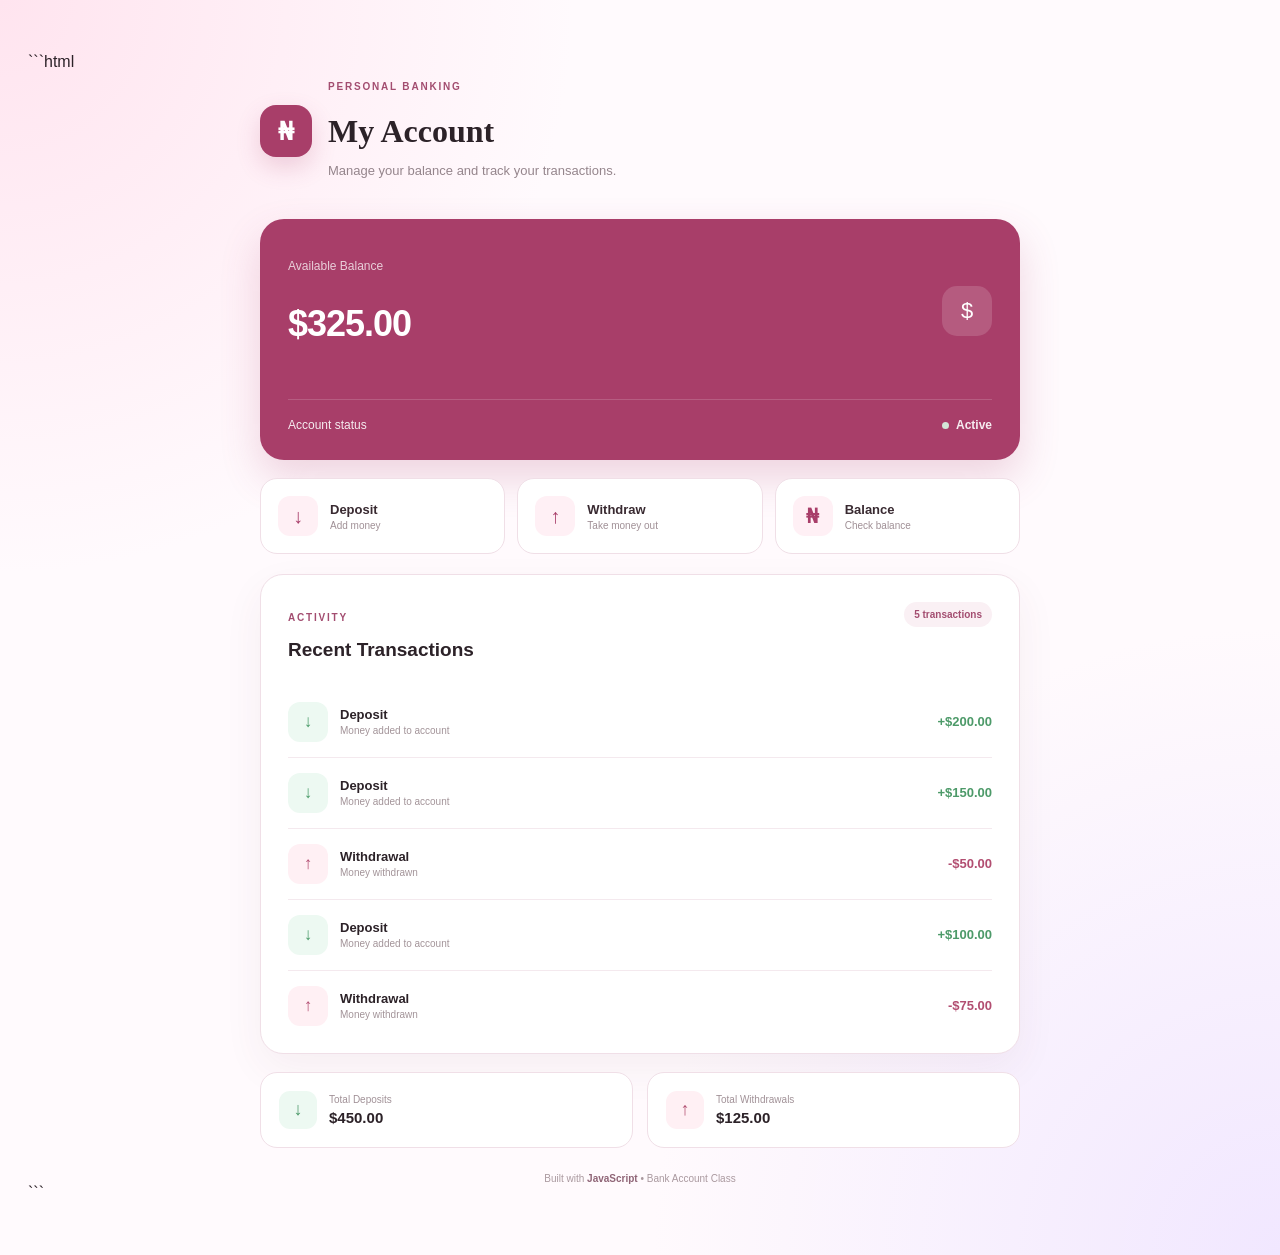
<file: Bank Account Management Program/index.html>
```html
<!DOCTYPE html>
<html lang="en">
<head>
  <meta charset="UTF-8">
  <meta name="viewport" content="width=device-width, initial-scale=1.0">

  <title>Bank Account Dashboard</title>

  <link rel="stylesheet" href="style.css">
</head>

<body>

  <main class="container">

    <!-- Header -->
    <header class="header">
      <div class="logo">₦</div>

      <div>
        <p class="eyebrow">PERSONAL BANKING</p>
        <h1>My Account</h1>
        <p class="subtitle">
          Manage your balance and track your transactions.
        </p>
      </div>
    </header>


    <!-- Balance Card -->
    <section class="balance-card">

      <div class="balance-top">
        <div>
          <p>Available Balance</p>
          <h2>$325.00</h2>
        </div>

        <div class="balance-icon">
          $
        </div>
      </div>

      <div class="balance-bottom">
        <span>Account status</span>
        <strong>
          <span class="status-dot"></span>
          Active
        </strong>
      </div>

    </section>


    <!-- Quick Actions -->
    <section class="actions">

      <button class="action-card">
        <span class="action-icon deposit-icon">↓</span>

        <span>
          <strong>Deposit</strong>
          <small>Add money</small>
        </span>
      </button>


      <button class="action-card">
        <span class="action-icon withdraw-icon">↑</span>

        <span>
          <strong>Withdraw</strong>
          <small>Take money out</small>
        </span>
      </button>


      <button class="action-card">
        <span class="action-icon balance-icon-small">₦</span>

        <span>
          <strong>Balance</strong>
          <small>Check balance</small>
        </span>
      </button>

    </section>


    <!-- Transactions -->
    <section class="transactions-card">

      <div class="section-header">
        <div>
          <p class="eyebrow">ACTIVITY</p>
          <h2>Recent Transactions</h2>
        </div>

        <span class="transaction-count">5 transactions</span>
      </div>


      <div class="transaction-list">

        <!-- Transaction 1 -->
        <article class="transaction">
          <div class="transaction-info">

            <div class="transaction-icon deposit">
              ↓
            </div>

            <div>
              <strong>Deposit</strong>
              <small>Money added to account</small>
            </div>
          </div>

          <span class="amount positive">
            +$200.00
          </span>
        </article>


        <!-- Transaction 2 -->
        <article class="transaction">
          <div class="transaction-info">

            <div class="transaction-icon deposit">
              ↓
            </div>

            <div>
              <strong>Deposit</strong>
              <small>Money added to account</small>
            </div>
          </div>

          <span class="amount positive">
            +$150.00
          </span>
        </article>


        <!-- Transaction 3 -->
        <article class="transaction">
          <div class="transaction-info">

            <div class="transaction-icon withdrawal">
              ↑
            </div>

            <div>
              <strong>Withdrawal</strong>
              <small>Money withdrawn</small>
            </div>
          </div>

          <span class="amount negative">
            -$50.00
          </span>
        </article>


        <!-- Transaction 4 -->
        <article class="transaction">
          <div class="transaction-info">

            <div class="transaction-icon deposit">
              ↓
            </div>

            <div>
              <strong>Deposit</strong>
              <small>Money added to account</small>
            </div>
          </div>

          <span class="amount positive">
            +$100.00
          </span>
        </article>


        <!-- Transaction 5 -->
        <article class="transaction">
          <div class="transaction-info">

            <div class="transaction-icon withdrawal">
              ↑
            </div>

            <div>
              <strong>Withdrawal</strong>
              <small>Money withdrawn</small>
            </div>
          </div>

          <span class="amount negative">
            -$75.00
          </span>
        </article>

      </div>

    </section>


    <!-- Summary -->
    <section class="summary">

      <div class="summary-card">
        <span class="summary-icon">↓</span>

        <div>
          <small>Total Deposits</small>
          <strong>$450.00</strong>
        </div>
      </div>


      <div class="summary-card">
        <span class="summary-icon withdrawal-summary">↑</span>

        <div>
          <small>Total Withdrawals</small>
          <strong>$125.00</strong>
        </div>
      </div>

    </section>


    <footer>
      Built with <strong>JavaScript</strong> • Bank Account Class
    </footer>

  </main>

  <script src="script.js"></script>

</body>
</html>
```
</file>
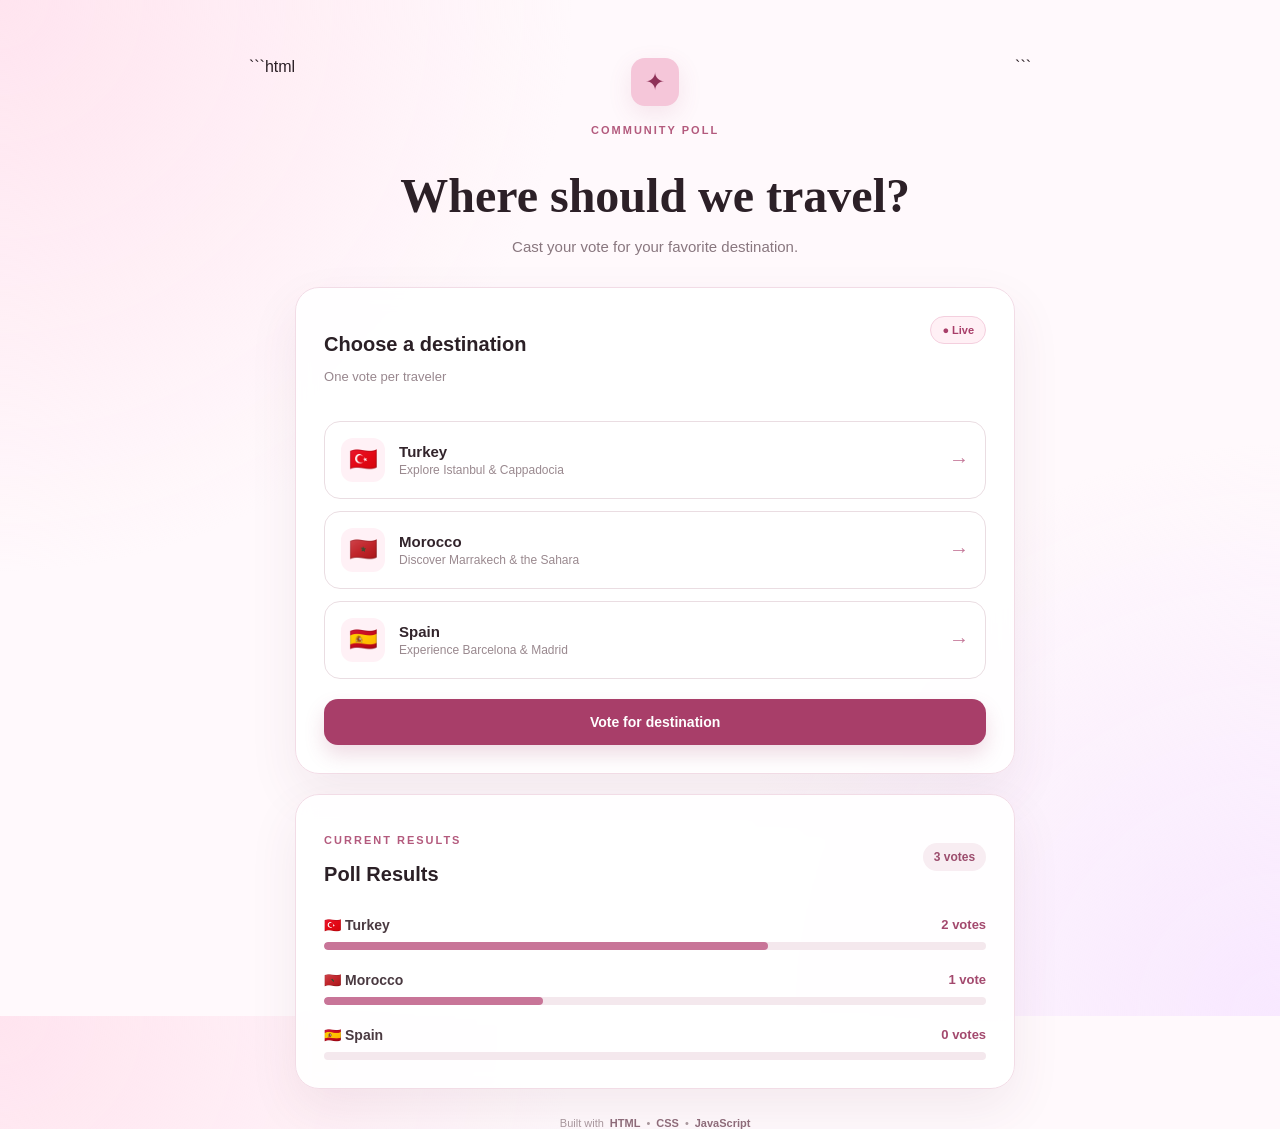
<file: Voting System/index.html>
```html
<!DOCTYPE html>
<html lang="en">
<head>
  <meta charset="UTF-8">
  <meta name="viewport" content="width=device-width, initial-scale=1.0">

  <title>Travel Destination Poll</title>

  <link rel="stylesheet" href="style.css">
</head>

<body>

  <main class="container">

    <!-- Header -->
    <header class="header">
      <div class="icon">✦</div>

      <p class="eyebrow">COMMUNITY POLL</p>

      <h1>Where should we travel?</h1>

      <p class="subtitle">
        Cast your vote for your favorite destination.
      </p>
    </header>


    <!-- Poll Card -->
    <section class="poll-card">

      <div class="card-header">
        <div>
          <h2>Choose a destination</h2>
          <p>One vote per traveler</p>
        </div>

        <span class="status">
          ● Live
        </span>
      </div>


      <!-- Options -->
      <div class="options">

        <button class="option">
          <span class="option-info">
            <span class="country-icon">🇹🇷</span>

            <span>
              <strong>Turkey</strong>
              <small>Explore Istanbul & Cappadocia</small>
            </span>
          </span>

          <span class="arrow">→</span>
        </button>


        <button class="option">
          <span class="option-info">
            <span class="country-icon">🇲🇦</span>

            <span>
              <strong>Morocco</strong>
              <small>Discover Marrakech & the Sahara</small>
            </span>
          </span>

          <span class="arrow">→</span>
        </button>


        <button class="option">
          <span class="option-info">
            <span class="country-icon">🇪🇸</span>

            <span>
              <strong>Spain</strong>
              <small>Experience Barcelona & Madrid</small>
            </span>
          </span>

          <span class="arrow">→</span>
        </button>

      </div>


      <button class="vote-button">
        Vote for destination
      </button>

    </section>


    <!-- Results -->
    <section class="results-card">

      <div class="results-header">
        <div>
          <p class="eyebrow">CURRENT RESULTS</p>
          <h2>Poll Results</h2>
        </div>

        <span class="vote-count">3 votes</span>
      </div>


      <div class="result">

        <div class="result-top">
          <span>🇹🇷 Turkey</span>
          <strong>2 votes</strong>
        </div>

        <div class="progress">
          <div class="progress-bar turkey"></div>
        </div>

      </div>


      <div class="result">

        <div class="result-top">
          <span>🇲🇦 Morocco</span>
          <strong>1 vote</strong>
        </div>

        <div class="progress">
          <div class="progress-bar morocco"></div>
        </div>

      </div>


      <div class="result">

        <div class="result-top">
          <span>🇪🇸 Spain</span>
          <strong>0 votes</strong>
        </div>

        <div class="progress">
          <div class="progress-bar spain"></div>
        </div>

      </div>

    </section>


    <footer>
      <span>Built with</span>
      <strong>HTML</strong>
      <span>•</span>
      <strong>CSS</strong>
      <span>•</span>
      <strong>JavaScript</strong>
    </footer>

  </main>

  <script src="script.js"></script>

</body>
</html>
```
</file>
<file: Bank Account Management Program/style.css>
```css
@import url('https://fonts.googleapis.com/css2?family=DM+Sans:wght@400;500;600;700&family=Playfair+Display:wght@600;700&display=swap');


/* ==============================
   RESET
============================== */

* {
  margin: 0;
  padding: 0;
  box-sizing: border-box;
}


body {
  min-height: 100vh;

  font-family: "DM Sans", sans-serif;

  background:
    radial-gradient(
      circle at top left,
      #ffe4ef 0%,
      transparent 32%
    ),
    radial-gradient(
      circle at bottom right,
      #f1e7ff 0%,
      transparent 35%
    ),
    #fffafd;

  color: #2c2228;

  padding: 45px 20px;
}


/* ==============================
   CONTAINER
============================== */

.container {
  width: 100%;
  max-width: 760px;

  margin: auto;
}


/* ==============================
   HEADER
============================== */

.header {
  display: flex;
  align-items: center;

  gap: 16px;

  margin-bottom: 28px;
}


.logo {
  width: 52px;
  height: 52px;

  display: flex;
  align-items: center;
  justify-content: center;

  border-radius: 16px;

  background: #a83e69;

  color: white;

  font-size: 25px;
  font-weight: 700;

  box-shadow:
    0 10px 25px rgba(168, 62, 105, 0.2);
}


.eyebrow {
  color: #a34d70;

  font-size: 10px;
  font-weight: 700;

  letter-spacing: 1.8px;

  margin-bottom: 5px;
}


.header h1 {
  font-family: "Playfair Display", serif;

  font-size: 32px;

  margin-bottom: 4px;
}


.subtitle {
  color: #95858c;

  font-size: 13px;
}


/* ==============================
   BALANCE CARD
============================== */

.balance-card {
  padding: 28px;

  border-radius: 24px;

  background: #a83e69;

  color: white;

  box-shadow:
    0 18px 40px rgba(168, 62, 105, 0.2);

  margin-bottom: 18px;
}


.balance-top {
  display: flex;

  align-items: center;
  justify-content: space-between;
}


.balance-top p {
  font-size: 12px;

  opacity: 0.75;

  margin-bottom: 7px;
}


.balance-top h2 {
  font-size: 36px;

  letter-spacing: -1px;
}


.balance-icon {
  width: 50px;
  height: 50px;

  display: flex;
  align-items: center;
  justify-content: center;

  border-radius: 15px;

  background: rgba(255, 255, 255, 0.15);

  font-size: 22px;
}


.balance-bottom {
  display: flex;

  justify-content: space-between;
  align-items: center;

  margin-top: 24px;

  padding-top: 18px;

  border-top: 1px solid rgba(255, 255, 255, 0.18);

  font-size: 12px;

  opacity: 0.9;
}


.balance-bottom strong {
  display: flex;

  align-items: center;

  gap: 7px;
}


.status-dot {
  width: 7px;
  height: 7px;

  display: inline-block;

  border-radius: 50%;

  background: #d8f8e3;
}


/* ==============================
   QUICK ACTIONS
============================== */

.actions {
  display: grid;

  grid-template-columns: repeat(3, 1fr);

  gap: 12px;

  margin-bottom: 20px;
}


.action-card {
  display: flex;

  align-items: center;

  gap: 12px;

  padding: 17px;

  background: white;

  border: 1px solid #f0dfe7;

  border-radius: 17px;

  cursor: pointer;

  text-align: left;

  font-family: inherit;

  transition: all 0.2s ease;
}


.action-card:hover {
  transform: translateY(-3px);

  border-color: #d995b1;

  box-shadow:
    0 10px 25px rgba(150, 62, 101, 0.08);
}


.action-icon {
  width: 40px;
  height: 40px;

  flex-shrink: 0;

  display: flex;
  align-items: center;
  justify-content: center;

  border-radius: 12px;

  background: #fff0f5;

  color: #a83e69;

  font-size: 20px;
  font-weight: 700;
}


.action-card strong {
  display: block;

  font-size: 13px;

  color: #392a31;

  margin-bottom: 3px;
}


.action-card small {
  color: #a09096;

  font-size: 10px;
}


/* ==============================
   TRANSACTIONS CARD
============================== */

.transactions-card {
  padding: 27px;

  background: white;

  border: 1px solid #f0dfe7;

  border-radius: 23px;

  box-shadow:
    0 15px 40px rgba(100, 54, 75, 0.06);

  margin-bottom: 18px;
}


.section-header {
  display: flex;

  align-items: flex-start;
  justify-content: space-between;

  margin-bottom: 20px;
}


.section-header h2 {
  font-size: 19px;
}


.transaction-count {
  padding: 7px 10px;

  background: #faf0f4;

  color: #a34d70;

  border-radius: 20px;

  font-size: 10px;
  font-weight: 600;
}


/* ==============================
   TRANSACTION
============================== */

.transaction-list {
  display: flex;

  flex-direction: column;
}


.transaction {
  display: flex;

  align-items: center;
  justify-content: space-between;

  padding: 15px 0;

  border-bottom: 1px solid #f4e9ee;
}


.transaction:last-child {
  border-bottom: none;

  padding-bottom: 0;
}


.transaction:first-child {
  padding-top: 5px;
}


.transaction-info {
  display: flex;

  align-items: center;

  gap: 12px;
}


.transaction-icon {
  width: 40px;
  height: 40px;

  display: flex;
  align-items: center;
  justify-content: center;

  border-radius: 12px;

  font-weight: 700;

  font-size: 17px;
}


.transaction-icon.deposit {
  background: #edf9f2;

  color: #4a9a68;
}


.transaction-icon.withdrawal {
  background: #fff0f4;

  color: #b34d72;
}


.transaction-info strong {
  display: block;

  font-size: 13px;

  margin-bottom: 3px;
}


.transaction-info small {
  color: #a39499;

  font-size: 10px;
}


.amount {
  font-size: 13px;

  font-weight: 700;
}


.positive {
  color: #4d9a69;
}


.negative {
  color: #b24e71;
}


/* ==============================
   SUMMARY
============================== */

.summary {
  display: grid;

  grid-template-columns: repeat(2, 1fr);

  gap: 14px;

  margin-bottom: 25px;
}


.summary-card {
  display: flex;

  align-items: center;

  gap: 12px;

  padding: 18px;

  background: white;

  border: 1px solid #f0dfe7;

  border-radius: 17px;
}


.summary-icon {
  width: 38px;
  height: 38px;

  display: flex;
  align-items: center;
  justify-content: center;

  border-radius: 11px;

  background: #edf9f2;

  color: #4b9868;

  font-size: 18px;
  font-weight: 700;
}


.withdrawal-summary {
  background: #fff0f4;

  color: #b14e70;
}


.summary-card small {
  display: block;

  color: #a19197;

  font-size: 10px;

  margin-bottom: 4px;
}


.summary-card strong {
  font-size: 15px;
}


/* ==============================
   FOOTER
============================== */

footer {
  text-align: center;

  color: #aa999f;

  font-size: 10px;
}


footer strong {
  color: #8f6476;
}


/* ==============================
   RESPONSIVE
============================== */

@media (max-width: 600px) {

  body {
    padding: 30px 15px;
  }


  .header h1 {
    font-size: 27px;
  }


  .actions {
    grid-template-columns: 1fr;
  }


  .action-card {
    padding: 14px;
  }


  .balance-card {
    padding: 23px;
  }


  .balance-top h2 {
    font-size: 31px;
  }


  .transactions-card {
    padding: 21px;
  }


  .section-header {
    flex-direction: column;

    gap: 10px;
  }


  .summary {
    grid-template-columns: 1fr;
  }

}
```
</file>
<file: Voting System/style.css>
```css
@import url('https://fonts.googleapis.com/css2?family=DM+Sans:wght@400;500;600;700&family=Playfair+Display:wght@600;700&display=swap');


/* ------------------------------
   RESET
------------------------------ */

* {
  margin: 0;
  padding: 0;
  box-sizing: border-box;
}


body {
  min-height: 100vh;

  font-family: "DM Sans", sans-serif;

  background:
    radial-gradient(circle at top left, #ffe4ef 0%, transparent 35%),
    radial-gradient(circle at bottom right, #f8e8ff 0%, transparent 35%),
    #fff9fc;

  color: #2b2026;

  display: flex;
  justify-content: center;

  padding: 50px 20px;
}


/* ------------------------------
   MAIN CONTAINER
------------------------------ */

.container {
  width: 100%;
  max-width: 720px;
}


/* ------------------------------
   HEADER
------------------------------ */

.header {
  text-align: center;
  margin-bottom: 32px;
}


.icon {
  width: 48px;
  height: 48px;

  margin: 0 auto 18px;

  display: flex;
  align-items: center;
  justify-content: center;

  border-radius: 14px;

  background: #f5c6d9;
  color: #8e3158;

  font-size: 24px;

  box-shadow: 0 8px 25px rgba(170, 72, 113, 0.12);
}


.eyebrow {
  font-size: 11px;
  font-weight: 700;

  letter-spacing: 2px;

  color: #b35a7d;

  margin-bottom: 8px;
}


.header h1 {
  font-family: "Playfair Display", serif;

  font-size: clamp(32px, 6vw, 48px);

  line-height: 1.15;

  margin-bottom: 12px;

  color: #2c2027;
}


.subtitle {
  color: #89777f;
  font-size: 15px;
}


/* ------------------------------
   POLL CARD
------------------------------ */

.poll-card,
.results-card {
  background: rgba(255, 255, 255, 0.9);

  border: 1px solid #f2dce6;

  border-radius: 24px;

  padding: 28px;

  box-shadow:
    0 20px 50px rgba(104, 55, 76, 0.08);

  backdrop-filter: blur(10px);
}


.poll-card {
  margin-bottom: 20px;
}


.card-header {
  display: flex;
  justify-content: space-between;
  align-items: flex-start;

  margin-bottom: 24px;
}


.card-header h2,
.results-header h2 {
  font-size: 20px;
  font-weight: 700;

  margin-bottom: 5px;
}


.card-header p {
  color: #98878e;
  font-size: 13px;
}


.status {
  background: #fff0f5;

  color: #a83e69;

  border: 1px solid #f4cfde;

  padding: 7px 11px;

  border-radius: 30px;

  font-size: 11px;
  font-weight: 700;
}


/* ------------------------------
   OPTIONS
------------------------------ */

.options {
  display: flex;
  flex-direction: column;

  gap: 12px;
}


.option {
  width: 100%;

  display: flex;
  align-items: center;
  justify-content: space-between;

  padding: 16px;

  border: 1px solid #eadde2;

  border-radius: 16px;

  background: #fff;

  cursor: pointer;

  text-align: left;

  transition:
    transform 0.2s ease,
    border-color 0.2s ease,
    box-shadow 0.2s ease,
    background 0.2s ease;
}


.option:hover {
  transform: translateY(-2px);

  border-color: #d98eae;

  background: #fff9fb;

  box-shadow: 0 8px 20px rgba(171, 70, 112, 0.08);
}


.option:focus {
  outline: 3px solid #f5d4e1;
  outline-offset: 2px;
}


.option-info {
  display: flex;
  align-items: center;

  gap: 14px;
}


.country-icon {
  width: 44px;
  height: 44px;

  display: flex;
  align-items: center;
  justify-content: center;

  background: #fff1f6;

  border-radius: 12px;

  font-size: 23px;
}


.option strong {
  display: block;

  font-size: 15px;

  color: #32242b;

  margin-bottom: 3px;
}


.option small {
  display: block;

  color: #9a898f;

  font-size: 12px;
}


.arrow {
  color: #c47798;

  font-size: 20px;

  transition: transform 0.2s ease;
}


.option:hover .arrow {
  transform: translateX(4px);
}


/* ------------------------------
   VOTE BUTTON
------------------------------ */

.vote-button {
  width: 100%;

  border: none;

  margin-top: 20px;

  padding: 15px 20px;

  border-radius: 14px;

  background: #a83e69;

  color: white;

  font-family: inherit;

  font-size: 14px;
  font-weight: 700;

  cursor: pointer;

  box-shadow: 0 10px 20px rgba(168, 62, 105, 0.18);

  transition:
    transform 0.2s ease,
    background 0.2s ease,
    box-shadow 0.2s ease;
}


.vote-button:hover {
  background: #923258;

  transform: translateY(-2px);

  box-shadow: 0 14px 25px rgba(168, 62, 105, 0.22);
}


.vote-button:active {
  transform: translateY(0);
}


/* ------------------------------
   RESULTS
------------------------------ */

.results-header {
  display: flex;

  justify-content: space-between;
  align-items: center;

  margin-bottom: 26px;
}


.results-header .eyebrow {
  margin-bottom: 4px;
}


.vote-count {
  padding: 7px 11px;

  border-radius: 30px;

  background: #f8edf2;

  color: #9c4d6d;

  font-size: 12px;
  font-weight: 600;
}


.result {
  margin-bottom: 22px;
}


.result:last-child {
  margin-bottom: 0;
}


.result-top {
  display: flex;

  justify-content: space-between;

  margin-bottom: 9px;

  font-size: 14px;
}


.result-top span {
  color: #4a3a41;

  font-weight: 600;
}


.result-top strong {
  color: #a3496e;

  font-size: 13px;
}


.progress {
  height: 8px;

  background: #f4e8ed;

  border-radius: 20px;

  overflow: hidden;
}


.progress-bar {
  height: 100%;

  border-radius: inherit;

  background: #c87598;

  transition: width 0.5s ease;
}


.turkey {
  width: 67%;
}


.morocco {
  width: 33%;
}


.spain {
  width: 0%;
}


/* ------------------------------
   FOOTER
------------------------------ */

footer {
  display: flex;

  justify-content: center;
  align-items: center;

  gap: 6px;

  margin-top: 28px;

  color: #aa999f;

  font-size: 11px;
}


footer strong {
  color: #8f6d7b;
}


/* ------------------------------
   RESPONSIVE DESIGN
------------------------------ */

@media (max-width: 600px) {

  body {
    padding: 30px 15px;
  }


  .poll-card,
  .results-card {
    padding: 20px;

    border-radius: 20px;
  }


  .card-header,
  .results-header {
    gap: 15px;
  }


  .option {
    padding: 14px;
  }


  .country-icon {
    width: 40px;
    height: 40px;
  }


  .option small {
    max-width: 190px;
  }

}
```
</file>
